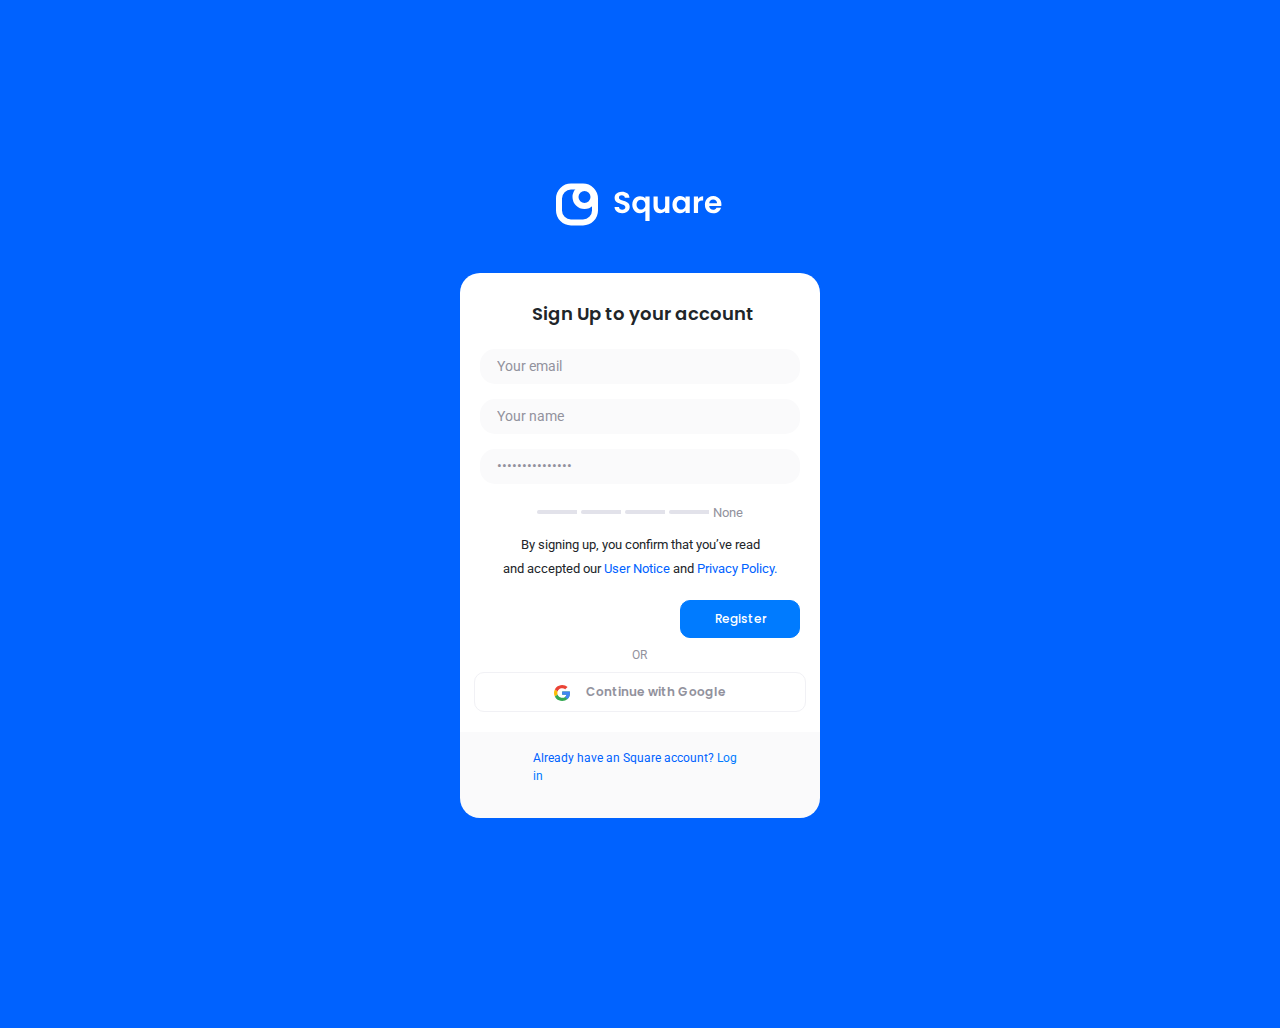
<file: index.html>
<!doctype html>
<html lang="en">
  <head>
    <!-- Required meta tags -->
    <meta charset="utf-8">
    <meta name="viewport" content="width=device-width, initial-scale=1, shrink-to-fit=no">

    <!-- Bootstrap CSS -->
    <link rel="stylesheet" href="https://stackpath.bootstrapcdn.com/bootstrap/4.4.1/css/bootstrap.min.css" integrity="sha384-Vkoo8x4CGsO3+Hhxv8T/Q5PaXtkKtu6ug5TOeNV6gBiFeWPGFN9MuhOf23Q9Ifjh" crossorigin="anonymous">
    <link rel="stylesheet" href="assets/css/style.css">

    <!-- Font -->
    <link href="https://fonts.googleapis.com/css?family=Poppins|Roboto&display=swap" rel="stylesheet">

    <title>Square</title>
  </head>
  <body>
      <div class="container-fluid sign-up">
          <div class="logo">
              <img src="assets/img/Logo (1).svg" alt="">
          </div>

          <div class="col-sm-12">
            <div class="form-box">
              <h5 class="font-1">Sign Up to your account</h5>
              <div class="form-signup mt-4">
                <input class="form-control" type="email" value="Your email" id="">
                <input class="form-control" type="email" value="Your name">
                <input class="form-control" type="password" value="Create Password" id="">
              </div>
              <div class="strength row mt-3">
                <div class="line" ">
                  <img src="assets/img/Shape Copy.png" alt="">
                  <img src="assets/img/Shape Copy.png" alt="">
                  <img src="assets/img/Shape Copy.png" alt="">
                  <img src="assets/img/Shape Copy.png" alt="">
                  <small style="color: #92929D;">None</small>
                </div>
            </div>
            <div class="privacy mt-2">
              <Small>By signing up, you confirm that you’ve read <br>
                and accepted our <span style="color:  #0062FF;"> User Notice</span> and <span style="color: #0062FF;">Privacy Policy.</span></Small>
            </div>
            <div class="btn-register">
              <button class="btn btn1 btn-primary font-1">Register</button>
            </div>
            <div class="google"">
              <h5 class="font-2">OR</h5>
              <button class="btn btn-google font-1"><img src="assets/img/Logo Google.svg" alt=""><span class="ml-3">Continue with Google</span></button>
            </div>
            <div class="already" style="background-color: #FAFAFB;">
              <P>Already have an Square account? <a href="">Log in</a> </P>
            </div>
          </div>
          
          

          
      </div>
    

    <!-- Optional JavaScript -->
    <!-- jQuery first, then Popper.js, then Bootstrap JS -->
    <script src="https://code.jquery.com/jquery-3.4.1.slim.min.js" integrity="sha384-J6qa4849blE2+poT4WnyKhv5vZF5SrPo0iEjwBvKU7imGFAV0wwj1yYfoRSJoZ+n" crossorigin="anonymous"></script>
    <script src="https://cdn.jsdelivr.net/npm/popper.js@1.16.0/dist/umd/popper.min.js" integrity="sha384-Q6E9RHvbIyZFJoft+2mJbHaEWldlvI9IOYy5n3zV9zzTtmI3UksdQRVvoxMfooAo" crossorigin="anonymous"></script>
    <script src="https://stackpath.bootstrapcdn.com/bootstrap/4.4.1/js/bootstrap.min.js" integrity="sha384-wfSDF2E50Y2D1uUdj0O3uMBJnjuUD4Ih7YwaYd1iqfktj0Uod8GCExl3Og8ifwB6" crossorigin="anonymous"></script>
  </body>
</html>
</file>
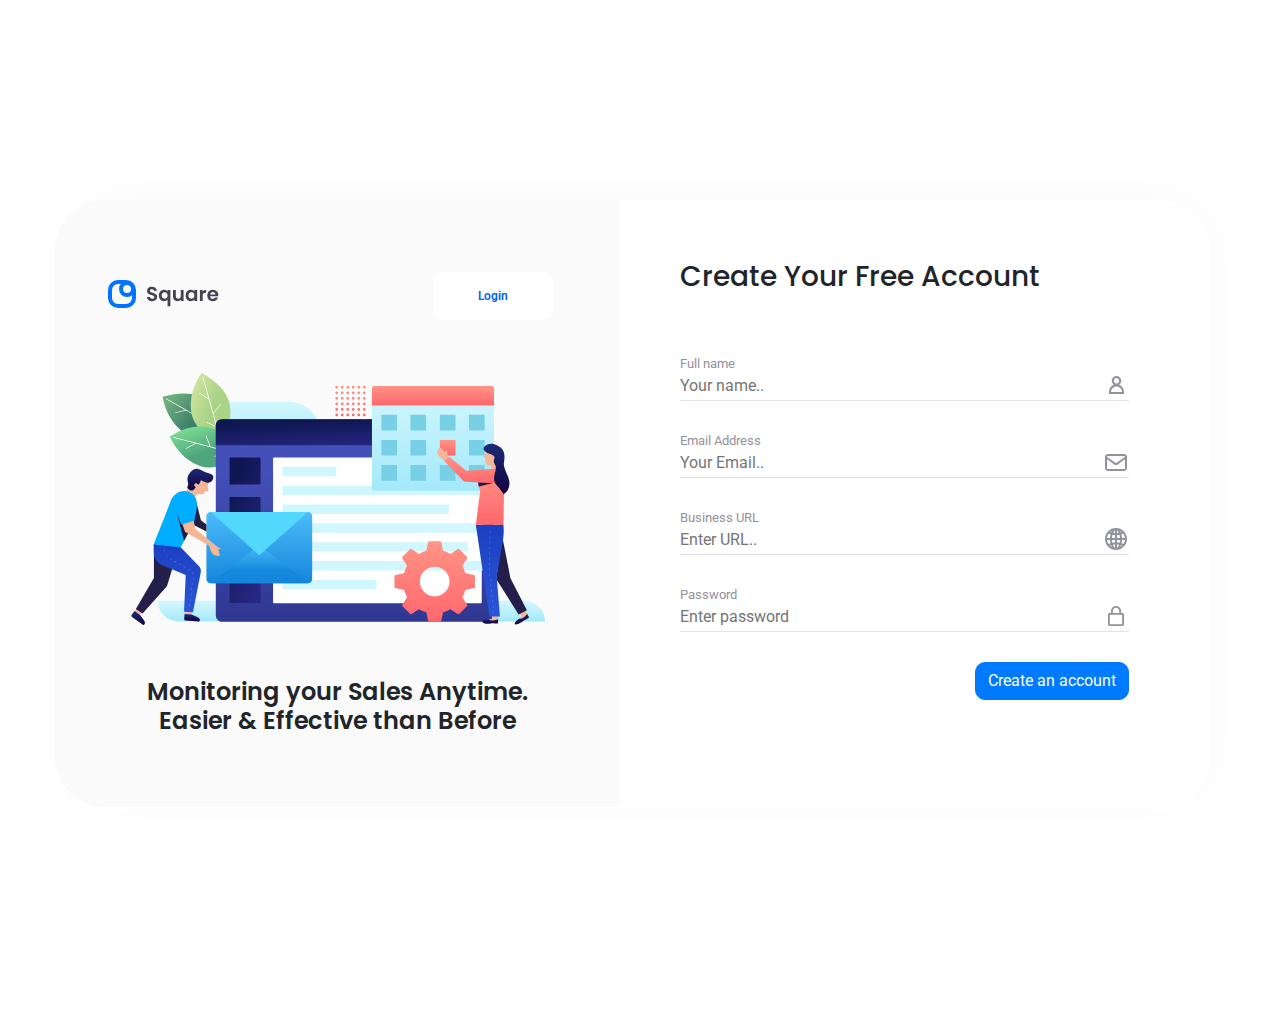
<file: signup_3.html>
<!doctype html>
<html lang="en">
  <head>
    <!-- Required meta tags -->
    <meta charset="utf-8">
    <meta name="viewport" content="width=device-width, initial-scale=1, shrink-to-fit=no">

    <!-- Bootstrap CSS -->
    <link rel="stylesheet" href="https://stackpath.bootstrapcdn.com/bootstrap/4.4.1/css/bootstrap.min.css" integrity="sha384-Vkoo8x4CGsO3+Hhxv8T/Q5PaXtkKtu6ug5TOeNV6gBiFeWPGFN9MuhOf23Q9Ifjh" crossorigin="anonymous">
    <link rel="stylesheet" href="assets/css/style.css">

    <!-- Font -->
    <link href="https://fonts.googleapis.com/css?family=Poppins|Roboto&display=swap" rel="stylesheet">
    <title>Hello, world!</title>
  </head>
  <body style="background-color: white;">
      <div class="container">
        <div class="row">
          <div class="sign-up3 ">
            <div class="row">
              <div class="image-signup">
                  <img class="logo-sign"  width="" src="assets/img/Logo (2).svg" alt="">
                  <button class="btn">Login</button>
                  <img  class="ilus-sign" src="assets/img/Team Work.svg" alt="">
                  <h4 class="font-1">Monitoring your Sales Anytime. <br>
                    Easier & Effective than Before</h4>

                </div>
              <div class="form-signup3">
                <h2 class="font-1">Create Your Free Account</h2>
                <div class="form-3">
                  <small>Full name</small>
                  <div class="isi-form">
                    <input type="email" name="name" id="" placeholder="Your name..">
                    <img src="assets/img/ic_Someone’s activity.svg" alt="">
                  </div>
                </div>
                <div class="form-3">
                  <small>Email Address</small>
                  <div class="isi-form">
                    <input type="email" name="email" id="" placeholder="Your Email..">
                    <img src="assets/img/ic_Email.svg" alt="">
                  </div>
                </div>
                <div class="form-3">
                  <small>Business URL</small>
                  <div class="isi-form">
                    <input type="text" name="" id="" placeholder="Enter URL..">
                    <img src="assets/img/ic_World.svg" alt="">
                  </div>
                </div>
                <div class="form-3">
                  <small>Password</small>
                  <div class="isi-form">
                    <input type="password" name="" id="" placeholder="Enter password">
                    <img src="assets/img/ic_secure Outline.svg" alt="">
                  </div>
                </div>
                <button class="btn btn-primary" type="submit">Create an account</button>
              </div>
              
               </div>
            </div>
          </div>
      </div>
  </body>

    <!-- Optional JavaScript -->
    <!-- jQuery first, then Popper.js, then Bootstrap JS -->
    <script src="https://code.jquery.com/jquery-3.4.1.slim.min.js" integrity="sha384-J6qa4849blE2+poT4WnyKhv5vZF5SrPo0iEjwBvKU7imGFAV0wwj1yYfoRSJoZ+n" crossorigin="anonymous"></script>
    <script src="https://cdn.jsdelivr.net/npm/popper.js@1.16.0/dist/umd/popper.min.js" integrity="sha384-Q6E9RHvbIyZFJoft+2mJbHaEWldlvI9IOYy5n3zV9zzTtmI3UksdQRVvoxMfooAo" crossorigin="anonymous"></script>
    <script src="https://stackpath.bootstrapcdn.com/bootstrap/4.4.1/js/bootstrap.min.js" integrity="sha384-wfSDF2E50Y2D1uUdj0O3uMBJnjuUD4Ih7YwaYd1iqfktj0Uod8GCExl3Og8ifwB6" crossorigin="anonymous"></script>
  </body>
</html>
</file>
<file: assets/css/style.css>
@import url('https://fonts.googleapis.com/css?family=Poppins&display=swap');

*{
    padding: 0px;
    margin: 0px;
}

body{
    background-color: #0062FF;
}

/* Universal */
h1{
    font-size: 48px;
}
h2 {
    font-size: 36px;
}
h3{
    font-size: 28px;
}
h4{
    font-size: 24px;
}
h5{
    font-size: 18px;
}
h6{
    font-size: 16px;
}

.font-1{
    font-family: 'Poppins', sans-serif;
}
.font-2{
    font-family: 'Roboto', sans-serif;
}

/* FORM SIGN_UP */
.form-box{
    width: 360px;
    height: 515px;
    background-color: white;
    padding-top: 30px;
    border-radius: 20px;
}

.form-box h5{
    font-weight: 600;
    font-size: 18px;
}

.sign-up .form-box{
    margin: auto;
    margin-top: 44px;
}

.logo img{
    display: block;
    margin-left: auto;
    margin-right: auto;
    
}

.sign-up{
    margin-top: 180px;
    margin-bottom: 240px;
}

.form-control{
    background-color: #FAFAFB;
    border: none;
    display: block;
    margin-left: auto;
    margin-right: auto;
    margin-top: 15px;
    padding: 14px 17px ;
    width: 320px;
    color: #92929D;
    font-size: 14px;
    border-radius: 15px;  
}

.form-box h5{
    margin-left: 20%;
    
}



.line{
    display: block;
    margin-left: auto;
    margin-right: auto;
}

.privacy{
    text-align: center;
    display: block;
    margin-left: auto;
    margin-right: auto;
}

.btn1{
    
    margin-right: 20px;
    margin-top: 20px;
    width: 120px;
    height: 38px;
    font-size: 12px;
    font-weight:500;
    border-radius: 10px;
    margin-left: 220px;
}

.google h5{
    margin-left: 172px;
    color: #92929D;
    font-weight: normal;
    font-size: 12px;
    margin-top: 10px;
}

.btn-google{
    border: 1px solid #F1F1F5;
    border-radius: 10px;
    font-weight: 600;
    font-size: 12px;
    color: #92929D;
    padding: 10px 79px;
    display: block;
    margin-left: auto;
    margin-right: auto;
    margin-top: 10px;

}

.already{
    margin-top: 20px;
    padding: 17px 73px;
    border-bottom-right-radius: 20px;
    border-bottom-left-radius: 20px;

}

.already{
    font-size: 12px;
    font-weight: 400;
    color: #0062FF;
}


.nav-item input{
    background: none;
    border: none;
    width: 40px;
    font-size: 14px;
}

.nav-item button{
    border-radius: 10px;
}

.plus img{
    width: 18px;
    margin-right: 5px;
}

.nav-item .search img{
    width: 18px;
    margin-right: 5px;
}


.nav-item .search{
    background-color: #F1F1F5;
    border-radius: 10px;
    margin-top: 6px;
}


.nav-item button{
    font-size: 14px;
}

.sign-up2{
    text-align: center;
    margin-top: 80px;
}

.shape{
    position: absolute;
}

.top-tittle{
    position: absolute;
}


.form-sign-up2{
    width: 560px;
    height: 597px;
    margin: auto;
    margin-top: 40px;

    background: #FFFFFF;
    box-shadow: 3px -5px 40px rgba(205, 205, 212, 0.1);
    border-radius: 20px;
}

.form-grid{
    width: 240px;
    border: 1px solid #E2E2EA;
    background-color: white;
    border-radius: 10px;
    color:#E2E2EA;
}

.row .sign-up3{
    
    background: #FFFFFF;
    box-shadow: 3px -5px 40px rgba(205, 205, 212, 0.1);
    border-radius: 50px;
    margin-top: 200px;
    width: 1170px;
    height: 610px;
    margin-bottom: 200px;
}

.image-signup{
    background-color: #FAFAFB;
    width: 565px;
    height: 100%;
    border-radius: 50px 0px 0px 50px;
    text-align: center;
    
}

.image-signup h4{
    margin-bottom: 71px;
    
    font-weight: 600;
}

.logo-sign{
    margin-left: -15px;
    margin-top: 70px;

}

.image-signup button{
    margin-top: 72px;
    background-color: white;
    color: #0062FF;
    border-radius: 10px;
    font-weight: 600;
    font-size: 12px;
    width: 120px;
    height: 48px;
   margin-left: 209px;
}



.image-signup .ilus-sign{
    margin: 53px 75px;
}

.form-signup3 h2{
    font-size: 28px;
    margin: 60px;
    
}


.form-3{
    display: flex;
    flex-direction: column;
    margin-left: 60px;
    margin-top: 30px;
    color: #92929D;

    
}

.form-3 input{
    border: none;
    width: 420px;
        font-size: 16px;
}

.isi-form{
    border-bottom: 1px solid #E2E2EA;
}
.form-3 img{
    margin-left: auto;
    margin-bottom: 3px;
    
}

.form-signup3 button{
    margin-left: 355px;
    border-radius: 10px;
    margin-top: 30px;
    
}


/* 4 */

.background{
    background: url("/assets/img/Bg.svg");
    width: 100%;
    height: 600px;
    background-size: cover;
    margin-top: -70px;
    border-bottom-right-radius: 60px;

}

.site-tittle{
    text-align: center;
    font-weight: normal;
    padding-top: 170px;
   
}

.site-tittle h2{
    
    line-height: 76px;
    /* or 136% */
    letter-spacing: 0.233333px;
}


.form-box4{
    width: 560px;
    height: 800px;
    background: #FFFFFF;
    box-shadow: 3px -5px 40px rgba(205, 205, 212, 0.1);
    border-radius: 20px;
    margin: auto;
    margin-top: 56px;
    margin-bottom: 200px;
    text-align: center;

}


.form-box4 h6{
    padding-top: 40px;
    font-style: normal;
    font-weight: normal;
    font-size: 14px;
    line-height: 16px;
    text-align: center;
    letter-spacing: 1px;

    color: #B5B5BE;
}

.form-box4 h4{
    font-weight: 600;
    font-size: 24px;
    line-height: 36px;
    /* or 150% */
    margin-top: 20px;

    text-align: center;
    letter-spacing: 0.1px;
}

.custom-control small{
    margin-right: 40px;
}
.custom-control{
    margin-right: 0px;
}


.form-box4 form{
    margin-top: 48px;

}

.form-date{
    width: 90px;
}

.isi-form4{
    margin-top: 45px;
    border-bottom: 1px solid #E2E2EA;
    margin-left: 18px;
    font-weight: normal;
    font-size: 14px;
    line-height: 19px;
    padding-bottom: 10px;
    /* identical to box height */

    letter-spacing: 0.1px;

color: #B5B5BE;
}

.isi-form4 input{
    border: none;
    font-weight: normal;
    font-size: 16px;
    line-height: 19px;
    /* identical to box height */
    letter-spacing: 0.1px;
    
}

.isi-form4 input::-webkit-input-placeholder { /* Edge */
    color: #B5B5BE;
    font-size: 14px;
  }
.form-box4 form{
    margin-left: 30px;
}

.full-form input{
    width: 470px;
}

.half-form input{
    width: 215px;
}

.form-box4 button{
    margin-top: 40px;
    margin-left: 320px;
    font-size: 14px;
    padding: 10px 2px;
}



.form-box4 p{
    font-weight: normal;
    font-size: 12px;
    line-height: 14px;
    /* identical to box height */
    color: #92929D;
    margin-top: 30px;
}

.email input{
    width: 384px;
}

.password input{
    width: 185px;
}


@media screen and (max-width: 375px){
    .image-signup .ilus-sign{
        width: 260px;
        margin: auto;
        margin-top: 28px;
    }

    .image-signup{
        width: 91%;
        border-top-right-radius: 20px;
        border-bottom-left-radius: 0px;
        border-top-left-radius: 20px;
        border: 1px solid #F1F1F5;

        
    }
    .image-signup h4{
        margin-top: 26px;
        font-size: 14px;
        color: #696974;
        line-height: 21px;
        letter-spacing: 0.5px;
        font-weight: 500;
        
     }
     .row .sign-up3{
         box-shadow: none;
         width: auto;
         height: 784px;
         margin-top: 40px;
         
         
     }
    .logo-sign{
        width: 88px;
        margin-left: 15px;
        margin-top: 45px;
    }
    .image-signup button{
        margin-left: 45px;
        margin-top: 45px;
    }
    .form-3 input{
        width: 90%;
    }
    .isi-form{
        width: 100%;
    }

    .image-signup{
        margin-left: 15px;
    }
    .container{
        margin: 15px;

    }
    .form-3{
        margin-left: 30px;
    }
    .form-signup3 h2{
        font-size: 20px;
        margin-left: 30px;
        font-weight: bold;
    }

    .form-signup3 button{
        margin-left: 55%;
    }

}

@media screen and (max-width: 320px){
    .isi-form{
        width: 90%;
    }
    .form-signup3 button{
        margin-left: 45%;
    }
}

/* 4 */

@media screen and (max-width: 375px){
    .site-tittle h1{
        font-size: 18px;
        line-height: 27px;
        font-family: 'Poppins', sans-serif;
        font-weight: normal;
        margin-top: 240px;
    }

    .site-tittle small{
        font-size: 14px;
        line-height: 24px;
        /* or 171% */
        text-align: center;
        letter-spacing: 0.1px;
    }
    .background {
        margin-top: -350px;
    }
    .form-box4{
        margin-top: 50px;
        width: 320px;
        height: 955px;
        margin: auto;
    }

    .form-box4 h4{
        font-size: 18px;
    }
    .background .containerr{
        margin-left: 30px;
    }
    .half-form{
        width: 145px;
    }
    .half-form input{
        width: 109px;
        font-size: 14px;
    }
    .isi-form4{
        margin-left: 8px;
        margin-top: 28px;
    }
    .form-box4{
        margin-left: -20px;
    }
    .full-form input{
        width: 255px;
    }
    .row-password{
        flex-direction: column;
    }
    .password input{
        width: 180px;
    }
    .row-password .half-form{
        width: 260px;
    }
    .email input{
        width: 185px;
    }

    .form-box4 button{
        margin-left: 130px;
    }
}

@media screen and (max-width: 320px)
{
    .form-box4{
        width: 290px;

    }
    .isi-form4{
        margin-left: 10px;
    }
    .password input{
        width: 190px;
    }
    .email input{
        width: 170px;
    }
    .isi-form4 img{
        width: 15px;
    }
    .half-form{
        width: 125px ;
    }
    .half-form input{
        width: 80px;
    }
    .row-password .isi-form4{
        width: 250px;
    }
    .password input{
        width: 170px;
    }
    .student input{
        width: 230px;
    }
  
}
</file>
